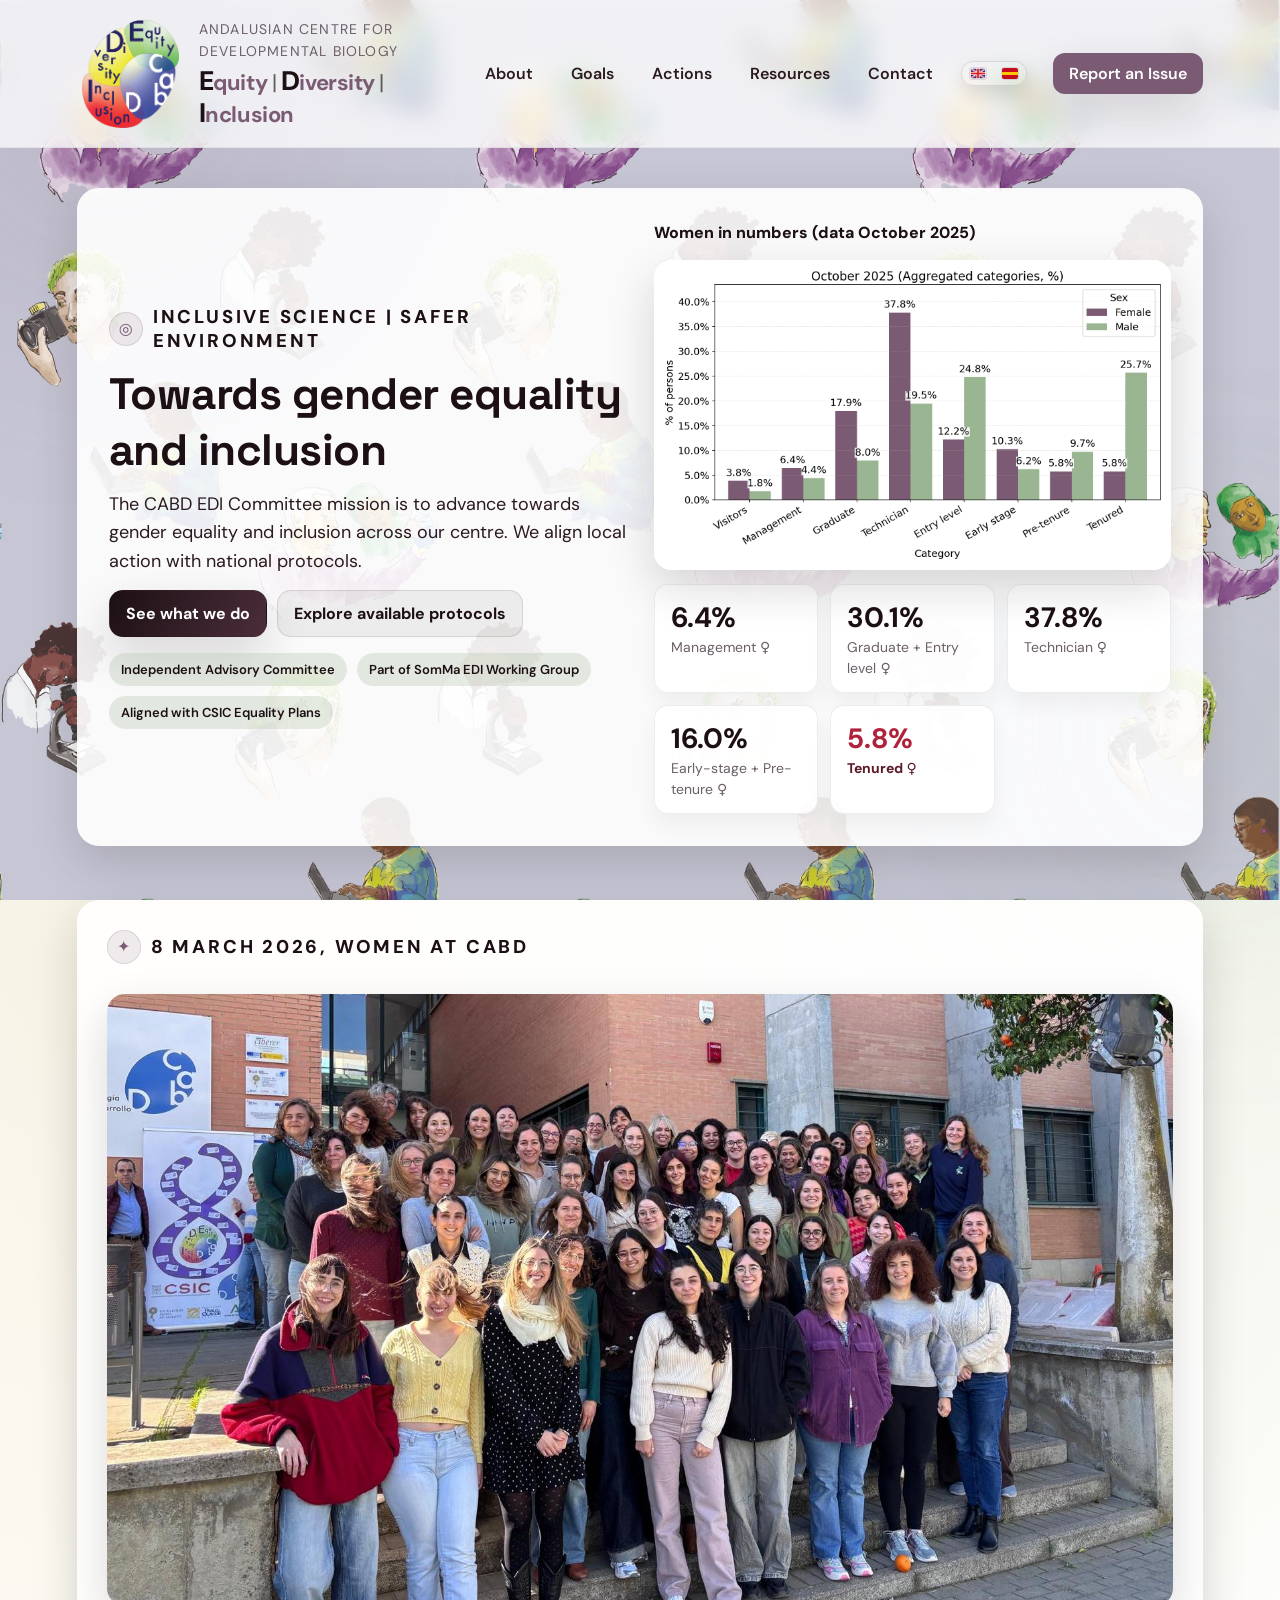
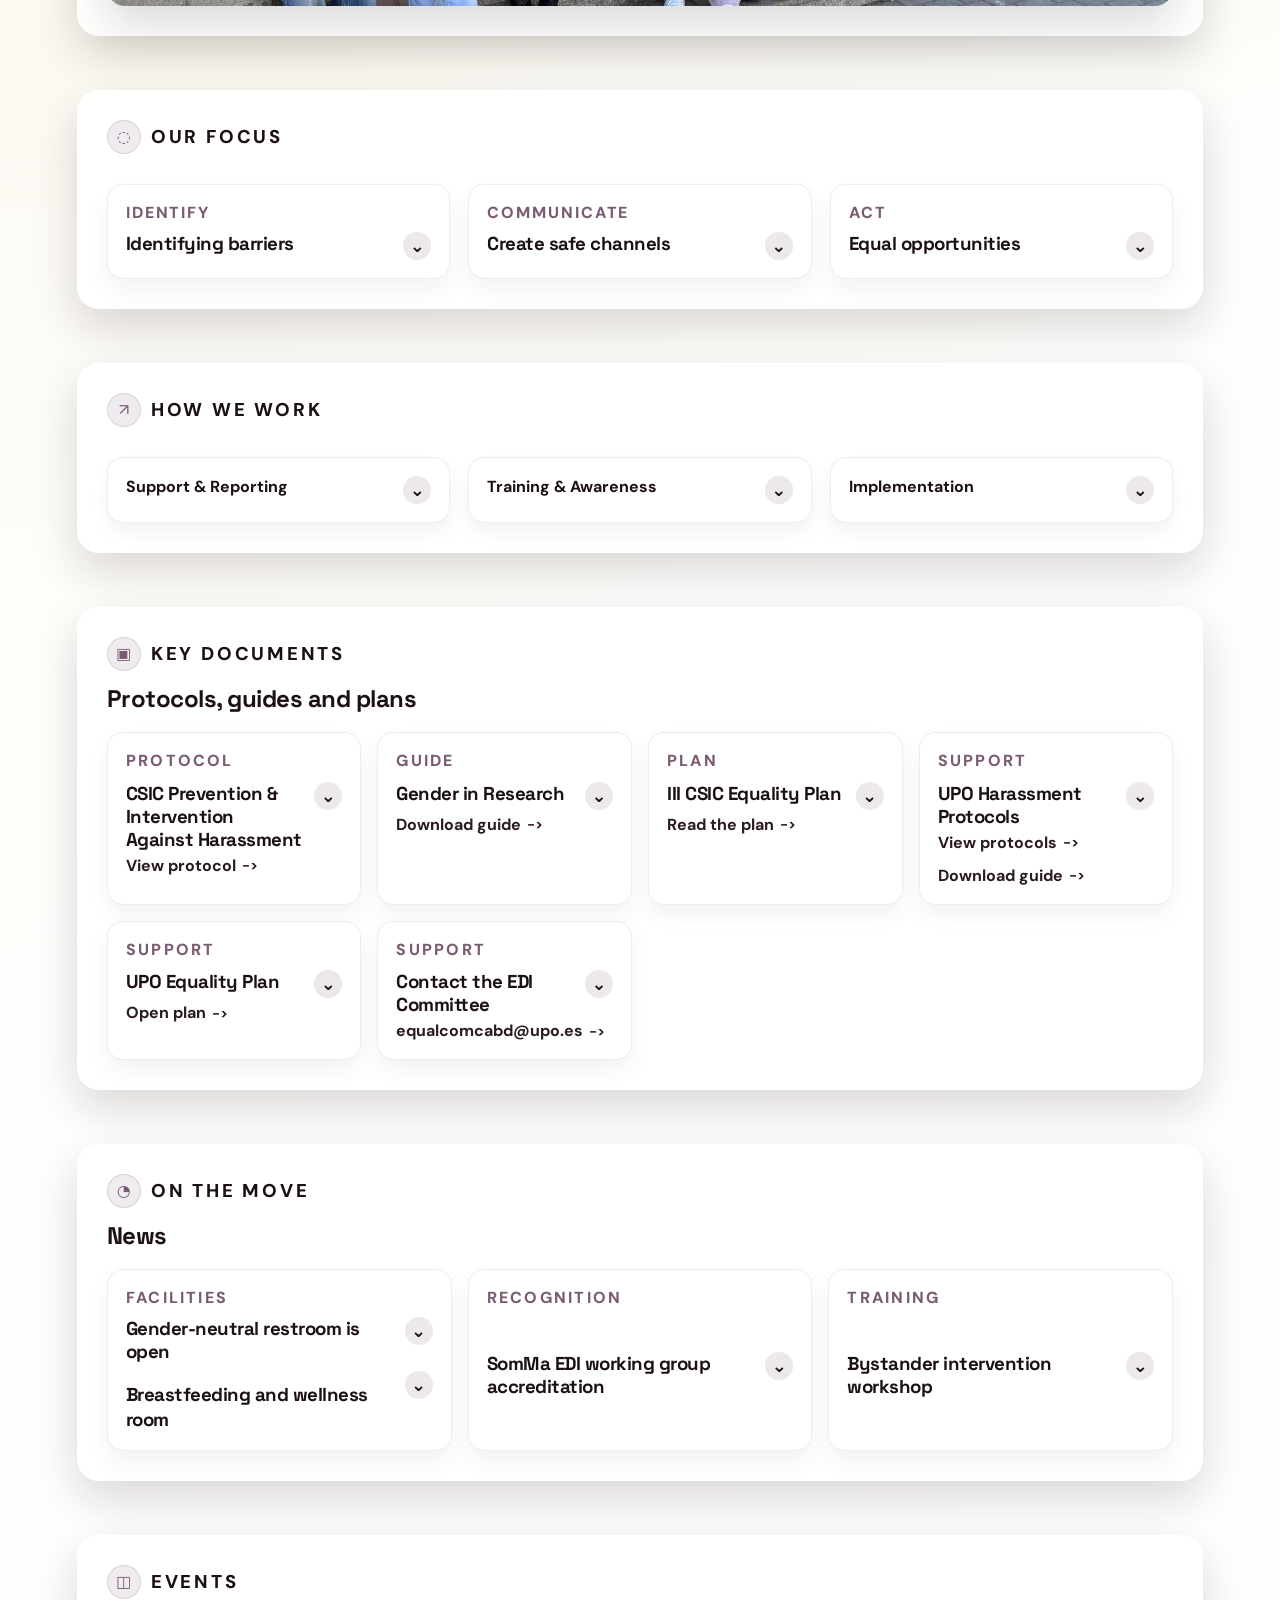
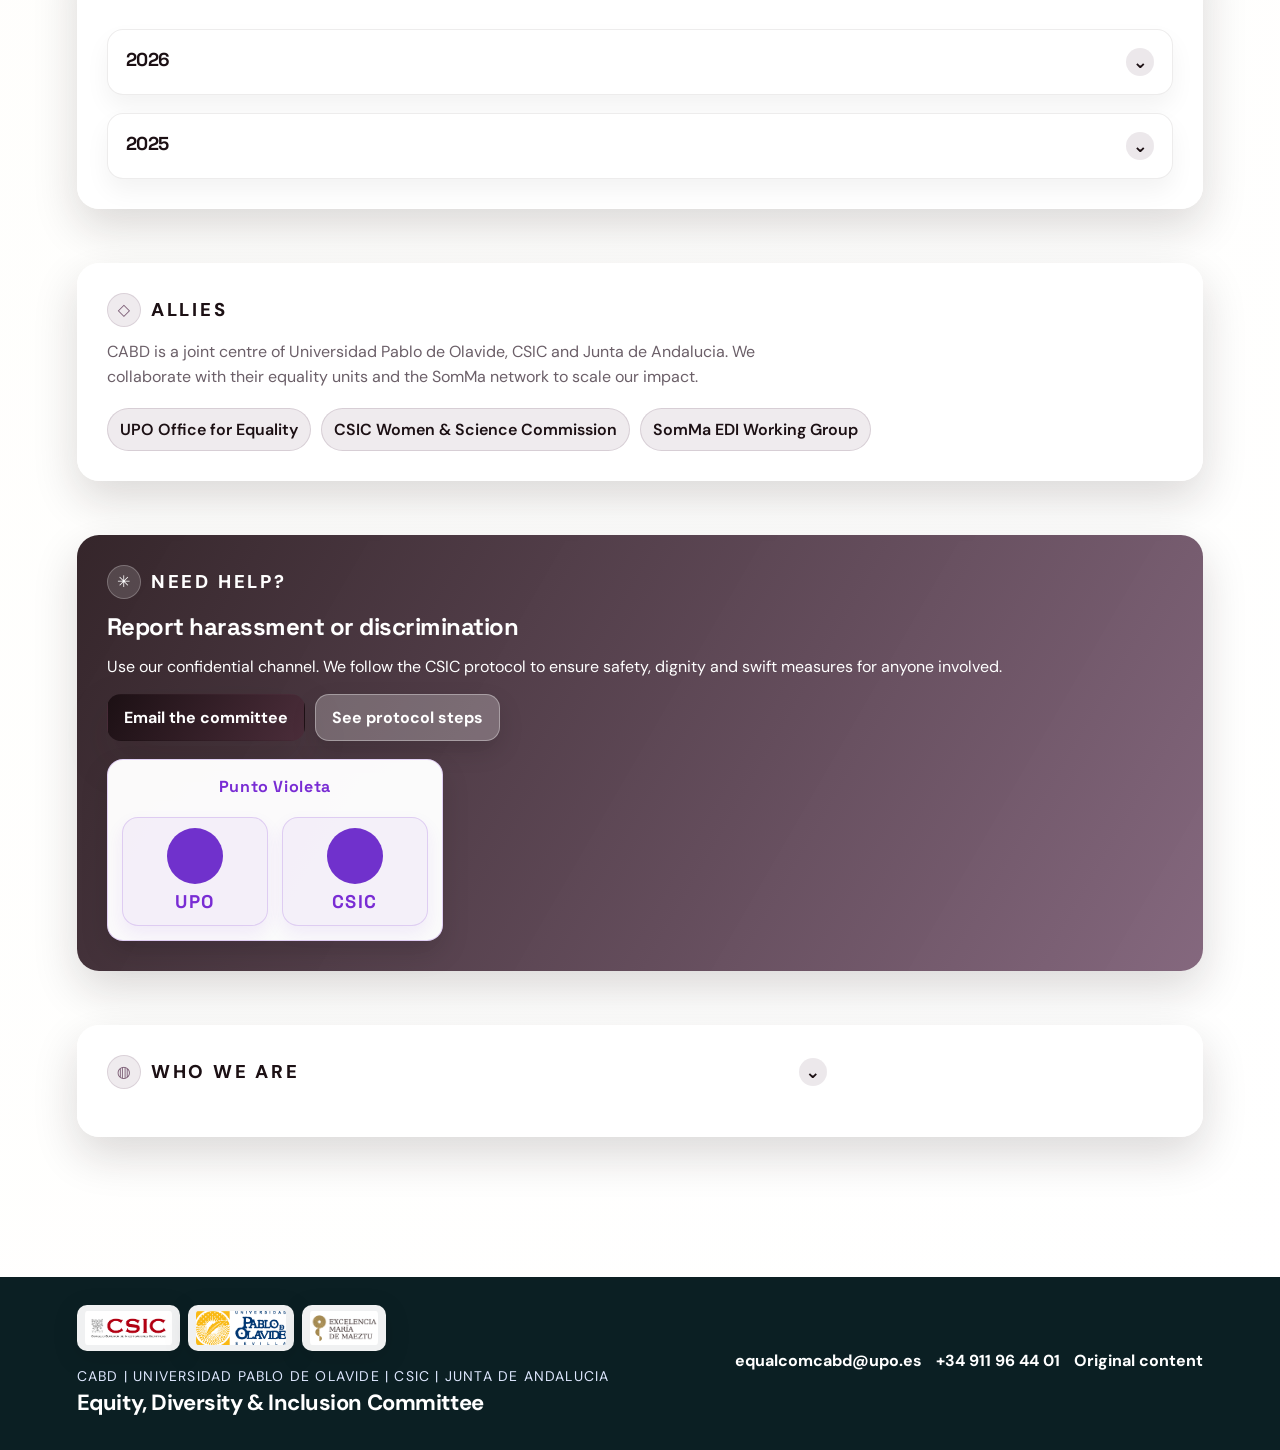
<file: index.html>
<!DOCTYPE html>
<html lang="en">
<head>
  <meta charset="UTF-8">
  <meta name="viewport" content="width=device-width, initial-scale=1.0">
  <title>CABD | Equity, Diversity & Inclusion</title>
  <link rel="icon" href="favicon.ico">
  <link rel="icon" type="image/png" sizes="64x64" href="favicon.png">
  <link rel="shortcut icon" href="favicon.ico">
  <link rel="apple-touch-icon" href="apple-touch-icon.png">
  <link rel="preconnect" href="https://fonts.googleapis.com">
  <link rel="preconnect" href="https://fonts.gstatic.com" crossorigin>
  <link href="https://fonts.googleapis.com/css2?family=Space+Grotesk:wght@400;500;600;700&family=DM+Sans:wght@400;500;600&display=swap" rel="stylesheet">
  <link rel="stylesheet" href="styles.css">
  <script data-goatcounter="https://amrojasmendoza.goatcounter.com/count" data-goatcounter-settings='{"no_onload": true}' async src="https://gc.zgo.at/count.js"></script>
</head>
<body>
  <div class="bg-shape bg-shape--one"></div>
  <div class="bg-shape bg-shape--two"></div>

  <header class="topbar">
    <div class="brand">
      <img src="logos/EDI-logo-final.png" alt="CABD EDI" class="brand__logo">
      <a class="brand__link" href="https://www.cabd.es/en/" target="_blank" rel="noopener noreferrer">
        <p class="brand__kicker" data-i18n="brand-kicker">Andalusian Centre for Developmental Biology</p>
        <p class="brand__title" data-i18n="brand-title"><span class="brand__initial">E</span><span class="brand__rest">quity</span> <span class="brand__pipe">|</span> <span class="brand__initial">D</span><span class="brand__rest">iversity</span> <span class="brand__pipe">|</span> <span class="brand__initial">I</span><span class="brand__rest">nclusion</span></p>
      </a>
    </div>
    <nav class="nav">
      <a href="#about" data-i18n="nav-about">About</a>
      <a href="#goals" data-i18n="nav-goals">Goals</a>
      <a href="#actions" data-i18n="nav-actions">Actions</a>
      <a href="#resources" data-i18n="nav-resources">Resources</a>
      <a href="#report" data-i18n="nav-contact">Contact</a>
    </nav>
    <div class="lang-switch">
      <button type="button" class="lang-btn" data-lang="en" aria-pressed="true">
        <span class="flag flag-uk" aria-hidden="true"></span>
      </button>
      <button type="button" class="lang-btn" data-lang="es" aria-pressed="false">
        <span class="flag flag-es" aria-hidden="true"></span>
      </button>
    </div>
    <a class="cta" href="#report" data-i18n="cta-report">Report an Issue</a>
  </header>

  <main>
    <section class="hero" id="about">
      <div class="hero__content">
        <div class="section-heading">
          <span class="section-icon" aria-hidden="true">◎</span>
          <p class="eyebrow" data-i18n="hero-eyebrow">Inclusive Science | Safer environment</p>
        </div>
        <h1 data-i18n="hero-title">Towards gender equality and inclusion</h1>
        <p class="lede" data-i18n="hero-lede">The CABD EDI Committee mission is to advance towards gender equality and inclusion across our centre. We align local action with national protocols.</p>
        <div class="hero__cta">
          <a class="btn primary" href="#actions" data-i18n="hero-btn-actions">See what we do</a>
          <a class="btn ghost" href="#resources" data-i18n="hero-btn-resources">Explore available protocols</a>
        </div>
        <div class="pill-group">
          <span class="pill" data-i18n="pill-committee">Independent Advisory Committee</span>
          <span class="pill" data-i18n="pill-somma">Part of SomMa EDI Working Group</span>
          <span class="pill" data-i18n="pill-csic">Aligned with CSIC Equality Plans</span>
        </div>
      </div>
      <div class="hero__media">
        <p class="media-title" data-i18n="media-title">Women in numbers (data October 2025)</p>
        <div class="media-card">
          <img src="assets/plots/category_class_2_ana_aggregated_percentage.png" alt="Category distribution graphic">
        </div>
        <div class="stat-grid hero-stats">
          <div class="stat">
            <span class="stat__number">6.4%</span>
            <span class="stat__label" data-i18n="stat-admin-label">Management ♀</span>
          </div>
          <div class="stat">
            <span class="stat__number">30.1%</span>
            <span class="stat__label" data-i18n="stat-student-label">Graduate + Entry level ♀</span>
          </div>
          <div class="stat">
            <span class="stat__number">37.8%</span>
            <span class="stat__label" data-i18n="stat-tech-label">Technician ♀</span>
          </div>
          <div class="stat">
            <span class="stat__number">16.0%</span>
            <span class="stat__label" data-i18n="stat-early-label">Early-stage + Pre-tenure ♀</span>
          </div>
          <div class="stat stat--alert">
            <span class="stat__number">5.8%</span>
            <span class="stat__label" data-i18n="stat-tenured-label">Tenured ♀</span>
          </div>
        </div>
      </div>
    </section>

    <section class="panel" id="cabd-8m">
      <div class="panel__header">
        <div class="section-heading">
          <span class="section-icon" aria-hidden="true">✦</span>
          <p class="eyebrow" data-i18n="cabd-8m-eyebrow">8 March 2026, Women at CABD</p>
        </div>
      </div>
      <div class="media-card">
        <img src="media/cabd-8m.jpeg" alt="8M women at CABD">
      </div>
    </section>

    <section class="panel" id="goals">
      <div class="panel__header">
        <div class="section-heading">
          <span class="section-icon" aria-hidden="true">◌</span>
          <p class="eyebrow" data-i18n="goals-eyebrow">Our focus</p>
        </div>
      </div>
      <div class="cards cards--three">
        <article class="card">
          <p class="card__kicker" data-i18n="goal1-kicker">Identify</p>
          <div class="toggle-row">
            <h3 data-i18n="goal1-title">Identifying barriers</h3>
            <button type="button" class="box-toggle" aria-expanded="false">
              <span class="box-toggle__icon" aria-hidden="true">⌄</span>
            </button>
          </div>
          <div class="box-content" hidden>
            <p data-i18n="goal1-text"><strong>Diagnose</strong> inequality, diversity and inclusion issues specific to CABD to ensure responses address lived realities.</p>
          </div>
        </article>
        <article class="card">
          <p class="card__kicker" data-i18n="goal2-kicker">Communicate</p>
          <div class="toggle-row">
            <h3 data-i18n="goal2-title">Create safe channels</h3>
            <button type="button" class="box-toggle" aria-expanded="false">
              <span class="box-toggle__icon" aria-hidden="true">⌄</span>
            </button>
          </div>
          <div class="box-content" hidden>
            <p data-i18n="goal2-text">Maintain <strong>transparent pathways</strong> to report inequity and share our activities with the scientific community.</p>
          </div>
        </article>
        <article class="card">
          <p class="card__kicker" data-i18n="goal3-kicker">Act</p>
          <div class="toggle-row">
            <h3 data-i18n="goal3-title">Equal opportunities</h3>
            <button type="button" class="box-toggle" aria-expanded="false">
              <span class="box-toggle__icon" aria-hidden="true">⌄</span>
            </button>
          </div>
          <div class="box-content" hidden>
            <p data-i18n="goal3-text"><strong>Promote actions</strong> that secure fair access, inclusive culture and zero tolerance to harassment.</p>
          </div>
        </article>
      </div>
    </section>

    <section class="panel panel--split" id="actions">
      <div class="panel__header">
        <div class="section-heading">
          <span class="section-icon" aria-hidden="true">↗</span>
          <p class="eyebrow" data-i18n="actions-eyebrow">How we work</p>
        </div>
      </div>
      <div class="tracks">
        <div class="track">
          <div class="toggle-row">
            <div class="track__title" data-i18n="track1-title">Support & Reporting</div>
            <button type="button" class="box-toggle" aria-expanded="false">
              <span class="box-toggle__icon" aria-hidden="true">⌄</span>
            </button>
          </div>
          <div class="box-content" hidden>
            <ul>
              <li data-i18n="track1-li1">Confidential guidance for anyone facing discrimination or harassment.</li>
              <li data-i18n="track1-li2">Connect cases to the updated CSIC harassment protocol and campus resources.</li>
              <li data-i18n="track1-li3">Psychological support and follow-up through partner services.</li>
            </ul>
          </div>
        </div>
        <div class="track">
          <div class="toggle-row">
            <div class="track__title" data-i18n="track2-title">Training & Awareness</div>
            <button type="button" class="box-toggle" aria-expanded="false">
              <span class="box-toggle__icon" aria-hidden="true">⌄</span>
            </button>
          </div>
          <div class="box-content" hidden>
            <ul>
              <li data-i18n="track2-li1">Workshops on bias, inclusive leadership and bystander action.</li>
              <li data-i18n="track2-li2">Sessions on integrating sex/gender analysis into research design.</li>
              <li data-i18n="track2-li3">Annual events around 11F, 8M, Pride Month and Cultural Diversity Day.</li>
            </ul>
          </div>
        </div>
        <div class="track">
          <div class="toggle-row">
            <div class="track__title" data-i18n="track3-title">Implementation</div>
            <button type="button" class="box-toggle" aria-expanded="false">
              <span class="box-toggle__icon" aria-hidden="true">⌄</span>
            </button>
          </div>
          <div class="box-content" hidden>
            <ul>
              <li data-i18n="track3-li1">Monitor representation across career stages and publish dashboards.</li>
              <li data-i18n="track3-li2">Coordinate with UPO Equality Office, CSIC Women & Science Commission and SomMa EDI WG.</li>
              <li data-i18n="track3-li3">Align centre procedures with CSIC and national equality plans.</li>
            </ul>
          </div>
        </div>
      </div>
    </section>

    <section class="panel" id="resources">
      <div class="panel__header">
        <div class="section-heading">
          <span class="section-icon" aria-hidden="true">▣</span>
          <p class="eyebrow" data-i18n="resources-eyebrow">Key documents</p>
        </div>
        <h2 data-i18n="resources-title">Protocols, guides and plans</h2>
      </div>
      <div class="resource-grid">
        <article class="resource">
          <p class="resource__tag" data-i18n="res1-tag">Protocol</p>
          <div class="toggle-row">
            <h3 data-i18n="res1-title">CSIC Prevention & Intervention Against Harassment</h3>
            <button type="button" class="box-toggle" aria-expanded="false">
              <span class="box-toggle__icon" aria-hidden="true">⌄</span>
            </button>
          </div>
          <div class="box-content" hidden>
            <p data-i18n="res1-text">Latest protocol to ensure a safe, respectful workplace, including complaint pathways and precautionary measures.</p>
          </div>
          <a class="resource__link" data-i18n="res1-link" href="https://www.csic.es/index.php/en/csic/ciencia-en-igualdad/comision-de-mujeres-y-ciencia/equality-plans-and-protocols" target="_blank" rel="noreferrer">View protocol</a>
        </article>
        <article class="resource">
          <p class="resource__tag" data-i18n="res2-tag">Guide</p>
          <div class="toggle-row">
            <h3 data-i18n="res2-title">Gender in Research</h3>
            <button type="button" class="box-toggle" aria-expanded="false">
              <span class="box-toggle__icon" aria-hidden="true">⌄</span>
            </button>
          </div>
          <div class="box-content" hidden>
            <p data-i18n="res2-text">Practical guidance to integrate sex/gender perspectives into research proposals and projects.</p>
          </div>
          <a class="resource__link" data-i18n="res2-link" href="https://www.scienceeurope.org/media/ubbllodu/se_gender_practical-guide.pdf" target="_blank" rel="noreferrer">Download guide</a>
        </article>
        <article class="resource">
          <p class="resource__tag" data-i18n="res3-tag">Plan</p>
          <div class="toggle-row">
            <h3 data-i18n="res3-title">III CSIC Equality Plan</h3>
            <button type="button" class="box-toggle" aria-expanded="false">
              <span class="box-toggle__icon" aria-hidden="true">⌄</span>
            </button>
          </div>
          <div class="box-content" hidden>
            <p data-i18n="res3-text">Framework of measures for equal opportunities across CSIC centres, including CABD.</p>
          </div>
          <a class="resource__link" data-i18n="res3-link" href="https://www.csic.es/es/el-csic/ciencia-en-igualdad/comision-delegada-de-igualdad/planes-de-igualdad-del-csic" target="_blank" rel="noreferrer">Read the plan</a>
        </article>
        <article class="resource">
          <p class="resource__tag" data-i18n="res4-tag">Support</p>
          <div class="toggle-row">
            <h3 data-i18n="res4-title">UPO Harassment Protocols</h3>
            <button type="button" class="box-toggle" aria-expanded="false">
              <span class="box-toggle__icon" aria-hidden="true">⌄</span>
            </button>
          </div>
          <div class="box-content" hidden>
            <p data-i18n="res4-text">Official UPO protocols and guidance on harassment prevention, reporting channels and support measures.</p>
          </div>
          <div class="resource__links">
            <a class="resource__link" data-i18n="res4-link" href="https://www.upo.es/oficinaparalaigualdad/acoso-protocolos/" target="_blank" rel="noreferrer">View protocols</a>
            <a class="resource__link" data-i18n="res4-link-guide" href="https://www.upo.es/cms1/export/sites/upo/oficinaparalaigualdad/documentos/PDF_GUIA-PROT.pdf" target="_blank" rel="noreferrer">Download guide</a>
          </div>
        </article>
        <article class="resource">
          <p class="resource__tag" data-i18n="res5-tag">Support</p>
          <div class="toggle-row">
            <h3 data-i18n="res5-title">UPO Equality Plan</h3>
            <button type="button" class="box-toggle" aria-expanded="false">
              <span class="box-toggle__icon" aria-hidden="true">⌄</span>
            </button>
          </div>
          <div class="box-content" hidden>
            <p data-i18n="res5-text">Strategic equality plan from Universidad Pablo de Olavide with institutional measures, objectives and actions.</p>
          </div>
          <a class="resource__link" data-i18n="res5-link" href="assets/reports/Plan-Estrategico-Igualdad-UPO-2.pdf" target="_blank" rel="noreferrer">Open plan</a>
        </article>
        <article class="resource">
          <p class="resource__tag" data-i18n="res6-tag">Support</p>
          <div class="toggle-row">
            <h3 data-i18n="res6-title">Contact the EDI Committee</h3>
            <button type="button" class="box-toggle" aria-expanded="false">
              <span class="box-toggle__icon" aria-hidden="true">⌄</span>
            </button>
          </div>
          <div class="box-content" hidden>
            <p data-i18n="res6-text">Email the committee for confidential advice or to suggest actions that improve equity and inclusion.</p>
          </div>
          <a class="resource__link" href="mailto:equalcomcabd@upo.es">equalcomcabd@upo.es</a>
        </article>
      </div>
    </section>

    <section class="panel" id="updates">
      <div class="panel__header">
        <div class="section-heading">
          <span class="section-icon" aria-hidden="true">◔</span>
          <p class="eyebrow" data-i18n="updates-eyebrow">On the move</p>
        </div>
        <h2 data-i18n="updates-title">News</h2>
      </div>
      <div class="updates-grid">
        <article class="update-card">
          <p class="update-card__tag" data-i18n="update1-tag">Facilities</p>
          <div class="toggle-row">
            <h3 data-i18n="update1-title">Gender-neutral restroom is open</h3>
            <button type="button" class="box-toggle" aria-expanded="false">
              <span class="box-toggle__icon" aria-hidden="true">⌄</span>
            </button>
          </div>
          <div class="box-content" hidden>
            <p data-i18n="update1-text">A new inclusive WC is now open on the first floor to provide safe access for everyone.</p>
          </div>
          <div class="toggle-row">
            <h3 class="update-card__subhead" data-i18n="update1-extra-title">Breastfeeding and wellness room</h3>
            <button type="button" class="box-toggle" aria-expanded="false">
              <span class="box-toggle__icon" aria-hidden="true">⌄</span>
            </button>
          </div>
          <div class="box-content" hidden>
            <p data-i18n="update1-extra-text">A dedicated space for breast-feeding and/or wellness is available at CABD, located at the ground level.</p>
            <p class="update-card__date-inline" data-i18n="update1-date">15 Jan 2026</p>
          </div>
        </article>
        <article class="update-card">
          <p class="update-card__tag" data-i18n="update2-tag">Recognition</p>
          <div class="toggle-row">
            <h3 data-i18n="update2-title">SomMa EDI working group accreditation</h3>
            <button type="button" class="box-toggle" aria-expanded="false">
              <span class="box-toggle__icon" aria-hidden="true">⌄</span>
            </button>
          </div>
          <div class="box-content" hidden>
            <p data-i18n="update2-text">CABD participation in the SomMa EDI working group was renewed with commendation for training programs.</p>
            <p class="update-card__date-inline" data-i18n="update2-date">5 Dec 2025</p>
          </div>
        </article>
        <article class="update-card">
          <p class="update-card__tag" data-i18n="update3-tag">Training</p>
          <div class="toggle-row">
            <h3 data-i18n="update3-title">Bystander intervention workshop</h3>
            <button type="button" class="box-toggle" aria-expanded="false">
              <span class="box-toggle__icon" aria-hidden="true">⌄</span>
            </button>
          </div>
          <div class="box-content" hidden>
            <p data-i18n="update3-text">Hands-on session for staff and students on how to detect, prevent and report harassment situations.</p>
            <p class="update-card__date-inline" data-i18n="update3-date">20 Nov 2025</p>
          </div>
        </article>
      </div>
    </section>

    <section class="panel" id="events">
      <div class="panel__header">
        <div class="section-heading">
          <span class="section-icon" aria-hidden="true">◫</span>
          <p class="eyebrow" data-i18n="events-eyebrow">Events</p>
        </div>
      </div>
      <div class="event-years">
        <article class="event-year">
          <div class="toggle-row">
            <h3 class="event-year__title" data-i18n="events-2026-title">2026</h3>
            <button type="button" class="box-toggle" aria-expanded="false">
              <span class="box-toggle__icon" aria-hidden="true">⌄</span>
            </button>
          </div>
          <div class="box-content" hidden>
            <div class="event-list">
              <article class="event-item">
                <p class="event-item__tag" data-i18n="event-2026-2-tag">Workshop</p>
                <h4 class="event-item__title" data-i18n="event-2026-2-title">Science outreach workshop</h4>
                <p class="event-item__date" data-i18n="event-2026-2-date"><strong>Date:</strong> 9 April 2026</p>
                <p data-i18n="event-2026-2-context"><strong>Context:</strong> FEVIDA is the university diploma in training for employment and independent living for people with intellectual disabilities at Universidad Pablo de Olavide in Seville.</p>
                <p data-i18n="event-2026-2-place"><strong>Location:</strong> CABD</p>
                <p data-i18n="event-2026-2-speaker"><strong>Speakers:</strong> Ana F. Miñán, Ana Bastos Neto, Sol Sotillos, José M. Urbano, Macarena López, Ariadna Crespo, Javier Valle, Mariví Cascajo.</p>
                <p data-i18n="event-2026-2-goal"><strong>Objective:</strong> Foster the integration of diverse groups, especially those that science does not usually reach.</p>
                <a class="resource__link resource__link--video" href="activities/2026/actividad.5-videoFevida.mp4" target="_blank" rel="noreferrer" data-i18n="event-2026-2-link">Watch video</a>
              </article>
              <article class="event-item">
                <p class="event-item__tag" data-i18n="event-2026-1-tag">Talk / Workshop</p>
                <h4 class="event-item__title" data-i18n="event-2026-1-title">Without equality, it is not science</h4>
                <p class="event-item__date" data-i18n="event-2026-1-date"><strong>Date:</strong> 6 March 2026</p>
                <p data-i18n="event-2026-1-context"><strong>Context:</strong> 8M</p>
                <p data-i18n="event-2026-1-place"><strong>Location:</strong> Rosalind Franklin Auditorium, CABD</p>
                <p data-i18n="event-2026-1-speaker"><strong>Speaker:</strong> Reyes Pueyo García</p>
                <p data-i18n="event-2026-1-goal"><strong>Objective:</strong> Raise awareness among researchers about the need to identify our biases.</p>
                <a class="resource__link" href="activities/2026/actividad.4-Cartel%208M%202026.pdf" target="_blank" rel="noreferrer" data-i18n="event-2026-1-link">View poster</a>
              </article>
            </div>
          </div>
        </article>
        <article class="event-year">
          <div class="toggle-row">
            <h3 class="event-year__title" data-i18n="events-2025-title">2025</h3>
            <button type="button" class="box-toggle" aria-expanded="false">
              <span class="box-toggle__icon" aria-hidden="true">⌄</span>
            </button>
          </div>
          <div class="box-content" hidden>
            <div class="event-list">
              <article class="event-item">
                <p class="event-item__tag" data-i18n="event-2025-4-tag">Talk / Workshop</p>
                <h4 class="event-item__title" data-i18n="event-2025-4-title">Changing images to change the world</h4>
                <p data-i18n="event-2025-4-context"><strong>Context:</strong> CABD Christmas event</p>
                <p class="event-item__date" data-i18n="event-2025-4-date"><strong>Date:</strong> 12 December 2025</p>
                <p data-i18n="event-2025-4-place"><strong>Location:</strong> Rosalind Franklin Auditorium, CABD</p>
                <p data-i18n="event-2025-4-speaker"><strong>Speaker:</strong> Yolanda Domínguez</p>
                <p data-i18n="event-2025-4-goal"><strong>Objective:</strong> Show how the images we see every day shape the way we view the world and how that affects sex-based social inequalities.</p>
                <div class="resource__links">
                  <a class="resource__link" href="activities/2025/actividad.3-Cartel%20Yolanda%20Dominguez.pdf" target="_blank" rel="noreferrer" data-i18n="event-2025-4-link">View poster</a>
                  <a class="resource__link" href="https://yolandadominguez.com/portfolio/cambiar-las-imagenes/" target="_blank" rel="noreferrer" data-i18n="event-2025-4-speaker-link">Speaker website</a>
                </div>
              </article>
              <article class="event-item">
                <p class="event-item__tag" data-i18n="event-2025-3-tag">Talk</p>
                <h4 class="event-item__title" data-i18n="event-2025-3-title">The power of what we do not see in violence</h4>
                <p data-i18n="event-2025-3-context"><strong>Context:</strong> 25N</p>
                <p class="event-item__date" data-i18n="event-2025-3-date"><strong>Date:</strong> 26 November 2025</p>
                <p data-i18n="event-2025-3-place"><strong>Location:</strong> Rosalind Franklin Auditorium, CABD</p>
                <p data-i18n="event-2025-3-speaker"><strong>Speaker:</strong> Reyes Pueyo</p>
                <p data-i18n="event-2025-3-goal"><strong>Objective:</strong> Present the CSIC protocol against sexual harassment, explain how to act and make visible different types of sexual harassment.</p>
              </article>
              <article class="event-item">
                <p class="event-item__tag" data-i18n="event-2025-2-tag">Talk</p>
                <h4 class="event-item__title" data-i18n="event-2025-2-title">Presentation of the UPO Protocol against sexual harassment</h4>
                <p data-i18n="event-2025-2-context"><strong>Context:</strong> 25N</p>
                <p class="event-item__date" data-i18n="event-2025-2-date"><strong>Date:</strong> 19 November 2025</p>
                <p data-i18n="event-2025-2-place"><strong>Location:</strong> Rosalind Franklin Auditorium, CABD</p>
                <p data-i18n="event-2025-2-speaker"><strong>Speaker:</strong> Candelaria Terceño Solozano</p>
                <p data-i18n="event-2025-2-goal"><strong>Objective:</strong> Present the UPO protocol against sexual harassment and introduce the UPO Equality Committee, its location, staff and contact methods.</p>
                <a class="resource__link" href="activities/2025/actividad.1-Cartel%2025N%20difusio%CC%81n.pdf" target="_blank" rel="noreferrer" data-i18n="event-2025-2-link">View poster</a>
              </article>
              <article class="event-item">
                <p class="event-item__tag" data-i18n="event-2025-1-tag">Meeting</p>
                <h4 class="event-item__title" data-i18n="event-2025-1-title">First meeting of the Equality Committees of Seville</h4>
                <p class="event-item__date" data-i18n="event-2025-1-date"><strong>Date:</strong> 30 October 2025</p>
                <p data-i18n="event-2025-1-place"><strong>Location:</strong> Rosalind Franklin Auditorium, CABD</p>
                <p data-i18n="event-2025-1-speaker"><strong>Speakers:</strong> Committees</p>
                <p data-i18n="event-2025-1-goal"><strong>Objective:</strong> Build synergies.</p>
                <a class="resource__link" href="activities/2025/actividad.0-cartel%201er%20encuentro%20CI%20Sevilla.pdf" target="_blank" rel="noreferrer" data-i18n="event-2025-1-link">View poster</a>
              </article>
            </div>
          </div>
        </article>
      </div>
    </section>

    <section class="panel" id="network">
      <div class="panel__header">
        <div class="section-heading">
          <span class="section-icon" aria-hidden="true">◇</span>
          <p class="eyebrow" data-i18n="network-eyebrow">Allies</p>
        </div>
        <p data-i18n="network-text">CABD is a joint centre of Universidad Pablo de Olavide, CSIC and Junta de Andalucia. We collaborate with their equality units and the SomMa network to scale our impact.</p>
      </div>
      <div class="chips">
        <a class="chip-link" href="https://www.upo.es/oficinaparalaigualdad/" target="_blank" rel="noreferrer" data-i18n="chip-upo">UPO Office for Equality</a>
        <a class="chip-link" href="https://www.csic.es/es/el-csic/ciencia-en-igualdad/comision-de-mujeres-y-ciencia" target="_blank" rel="noreferrer" data-i18n="chip-csic">CSIC Women & Science Commission</a>
        <a class="chip-link" href="https://somma.es/tag/wg-edi/" target="_blank" rel="noreferrer" data-i18n="chip-somma">SomMa EDI Working Group</a>
      </div>
    </section>

    <section class="panel panel--contrast" id="report">
      <div class="report">
        <div>
          <div class="section-heading">
            <span class="section-icon" aria-hidden="true">✳</span>
            <p class="eyebrow" data-i18n="report-eyebrow">Need help?</p>
          </div>
          <h2 data-i18n="report-title">Report harassment or discrimination</h2>
          <p data-i18n="report-text">Use our confidential channel. We follow the CSIC protocol to ensure safety, dignity and swift measures for anyone involved.</p>
          <div class="hero__cta">
            <a class="btn primary" href="mailto:equalcomcabd@upo.es" data-i18n="report-btn-email">Email the committee</a>
            <a class="btn ghost" href="https://www.csic.es/en/csic/gender-equality-science/delegate-committee-for-equality/protocol-against-sexual-harassment" target="_blank" rel="noreferrer" data-i18n="report-btn-protocol">See protocol steps</a>
          </div>
          <div class="report__meta report__points">
            <p class="report__points-title">Punto Violeta</p>
            <a class="violet-point" href="mailto:violenciagenero@upo.es">
              <span class="violet-point__icon">
                <img class="violet-point__image" src="media/violet.point.png" alt="Violet point UPO">
              </span>
              <span class="violet-point__label">UPO</span>
            </a>
            <a class="violet-point" href="mailto:protocolo.acoso@csic.es">
              <span class="violet-point__icon">
                <img class="violet-point__image" src="media/violet.point.png" alt="Violet point CSIC">
              </span>
              <span class="violet-point__label">CSIC</span>
            </a>
          </div>
        </div>
      </div>
    </section>
    <section class="panel" id="committee">
      <div class="panel__header">
        <div class="toggle-row toggle-row--panel">
          <div class="section-heading">
            <span class="section-icon" aria-hidden="true">◍</span>
            <p class="eyebrow" data-i18n="committee-eyebrow">Who we are</p>
          </div>
          <button type="button" class="box-toggle" aria-expanded="false">
            <span class="box-toggle__icon" aria-hidden="true">⌄</span>
          </button>
        </div>
      </div>
      <div class="box-content" hidden>
        <div class="committee-avatars">
          <div class="member-chip">
            <img class="member-avatar" src="members/marta_artal.jpg" alt="Marta Artal">
            <a class="member-name" href="mailto:martsan@upo.es" data-i18n="member1-name">Marta Artal</a>
          </div>
          <div class="member-chip">
            <img class="member-avatar" src="members/sol_sotillos.jpg" alt="Sol Sotillos">
            <a class="member-name" href="mailto:ssotmar@upo.es" data-i18n="member2-name">Sol Sotillos</a>
          </div>
          <div class="member-chip">
            <img class="member-avatar" src="members/pablo_mier.jpg" alt="Pablo Mier">
            <a class="member-name" href="mailto:pmiemun@upo.es" data-i18n="member3-name">Pablo Mier</a>
          </div>
          <div class="member-chip">
            <img class="member-avatar" src="members/ana_rojas.jpg" alt="Ana M. Rojas">
            <a class="member-name" href="mailto:a.rojas.m@csic.es" data-i18n="member4-name">Ana M. Rojas</a>
          </div>
          <div class="member-chip">
            <img class="member-avatar" src="members/ananeto.jpg" alt="Ana Bastos Neto">
            <a class="member-name" href="mailto:abasnet@upo.es" data-i18n="member5-name">Ana Bastos Neto</a>
          </div>
          <div class="member-chip">
            <img class="member-avatar" src="members/Juan_Tenorio.jpg" alt="Juan Tenorio">
            <a class="member-name" href="mailto:jtenmor@admon.upo.es" data-i18n="member6-name">Juan Tenorio</a>
          </div>
          <div class="member-chip">
            <img class="member-avatar" src="members/marivi.jpeg" alt="Marivi Cascajo">
            <a class="member-name" href="mailto:mvcasalm@upo.es" data-i18n="member7-name">Marivi Cascajo</a>
          </div>
          <div class="member-chip">
            <img class="member-avatar" src="members/anai.png" alt="Ana Isabel Platero">
            <a class="member-name" href="mailto:aiplagom@upo.es" data-i18n="member8-name">Ana Isabel Platero</a>
          </div>
        </div>
      </div>
  </section>
  </main>
  <footer class="footer" id="contact">
    <div class="footer-left">
      <div class="footer-logos">
        <img src="logos/csic-logo.jpg" alt="CSIC logo">
        <img src="logos/upo-logo.jpg" alt="Universidad Pablo de Olavide logo">
        <img src="logos/mdm-logo.jpg" alt="Maria de Maeztu seal">
      </div>
      <div>
        <p class="brand__kicker" data-i18n="footer-kicker">CABD | Universidad Pablo de Olavide | CSIC | Junta de Andalucia</p>
        <p class="brand__title" data-i18n="footer-title">Equity, Diversity & Inclusion Committee</p>
      </div>
    </div>
    <div class="footer__links">
      <a href="mailto:equalcomcabd@upo.es">equalcomcabd@upo.es</a>
      <a href="tel:+34911964401">+34 911 96 44 01</a>
      <a href="https://www.cabd.es/en/pages/167/equity-diversity-inclusion.html" target="_blank" rel="noreferrer">Original content</a>
    </div>
  </footer>
  <script>
    const translations = {
      es: {
        "brand-kicker": "Centro Andaluz de Biología del Desarrollo",
        "brand-title": "Equidad | Diversidad | Inclusión",
        "nav-about": "Quiénes somos",
        "nav-goals": "Objetivos",
        "nav-actions": "Acciones",
        "nav-resources": "Recursos",
        "nav-contact": "Contacto",
        "cta-report": "Reportar un caso",
        "hero-eyebrow": "Ciencia inclusiva | Entorno seguro",
        "hero-title": "Hacia la igualdad de género y la inclusión",
        "hero-lede": "La misión del Comité EDI del CABD es avanzar hacia la igualdad de género y la inclusión en nuestro centro. Alineamos la acción local con los protocolos nacionales.",
        "hero-btn-actions": "Ver nuestras acciones",
        "hero-btn-resources": "Explorar protocolos disponibles",
        "cabd-8m-eyebrow": "8 DE MARZO DE 2026.",
        "pill-committee": "Comité asesor independiente",
        "pill-somma": "Miembro del grupo EDI de SomMa",
        "pill-csic": "Alineado con los planes de igualdad del CSIC",
        "stat-admin": "Personal administrativo y técnico son mujeres",
        "stat-predoc": "Personal predoctoral",
        "stat-postdoc": "Postdocs y personal senior",
        "stat-pi": "Investigadoras/es principales",
        "goals-eyebrow": "Nuestro enfoque",
        "goals-title": "Tres objetivos guía",
        "goals-text": "Identificamos desigualdades, comunicamos con claridad y promovemos acciones que garanticen la igualdad de oportunidades sin distinción de género, raza, ideología, edad, orientación o religión.",
        "goal1-kicker": "Identificar",
        "goal1-title": "Detectando barreras",
        "goal1-text": "<strong>Diagnosticar</strong> los problemas de desigualdad, diversidad e inclusión específicos del CABD para que las respuestas atiendan a las realidades vividas.",
        "goal2-kicker": "Comunicar",
        "goal2-title": "Crear canales seguros",
        "goal2-text": "Mantener <strong>vías transparentes</strong> para denunciar desigualdades y compartir nuestras actividades con la comunidad científica.",
        "goal3-kicker": "Actuar",
        "goal3-title": "Igualdad de oportunidades",
        "goal3-text": "<strong>Promover acciones</strong> que aseguren acceso justo, cultura inclusiva y tolerancia cero al acoso.",
        "toggle-open": "Leer más",
        "toggle-close": "Ocultar",
        "actions-eyebrow": "Cómo trabajamos",
        "actions-title": "De la política a la práctica",
        "actions-text": "Organizamos el trabajo en líneas visibles y accionables.",
        "track1-title": "Apoyo y denuncias",
        "track1-li1": "Asesoramiento confidencial para quien sufra discriminación o acoso.",
        "track1-li2": "Vinculamos los casos al protocolo actualizado del CSIC y a los recursos del campus.",
        "track1-li3": "Apoyo psicológico y seguimiento mediante servicios colaboradores.",
        "track2-title": "Formación y sensibilización",
        "track2-li1": "Talleres sobre sesgos, liderazgo inclusivo y actuación como testigo.",
        "track2-li2": "Sesiones sobre cómo integrar la perspectiva de sexo/género en el diseño de la investigación.",
        "track2-li3": "Eventos anuales en torno al 11F, 8M, Mes del Orgullo y Día de la Diversidad Cultural.",
        "track3-title": "Implementación",
        "track3-li1": "Seguimiento de la representación por etapas profesionales y publicación de paneles.",
        "track3-li2": "Coordinación con la Oficina de Igualdad de la UPO, la Comisión de Mujeres y Ciencia del CSIC y el grupo EDI de SomMa.",
        "track3-li3": "Alineamos los procedimientos del centro con los planes de igualdad del CSIC y nacionales.",
        "resources-eyebrow": "Documentos clave",
        "resources-title": "Protocolos, guías y planes",
        "resources-text": "Consulta estos recursos para conocer tus derechos y los procesos que te protegen.",
        "res1-tag": "Protocolo",
        "res1-title": "Protocolo CSIC de prevención e intervención frente al acoso",
        "res1-text": "Última versión para garantizar un entorno seguro y respetuoso, con canales de denuncia y medidas cautelares.",
        "res1-link": "Ver protocolo",
        "res2-tag": "Guía",
        "res2-title": "Género en la investigación",
        "res2-text": "Guía práctica para integrar la perspectiva de sexo/género en proyectos y propuestas.",
        "res2-link": "Descargar guía",
        "res3-tag": "Plan",
        "res3-title": "III Plan de Igualdad del CSIC",
        "res3-text": "Marco de medidas de igualdad de oportunidades en los centros del CSIC, incluido el CABD.",
        "res3-link": "Leer el plan",
        "res4-tag": "Protocolo",
        "res4-title": "Protocolos de acoso de la UPO",
        "res4-text": "Protocolos oficiales y guía de la UPO sobre prevención del acoso, canales de denuncia y medidas de apoyo.",
        "res4-link": "Ver protocolos",
        "res4-link-guide": "Descargar guía",
        "res5-tag": "Plan",
        "res5-title": "Plan de Igualdad de la UPO",
        "res5-text": "Plan estratégico de igualdad de la Universidad Pablo de Olavide con medidas, objetivos y acciones institucionales.",
        "res5-link": "Abrir plan",
        "res6-tag": "Apoyo",
        "res6-title": "Contacta con el Comité EDI",
        "res6-text": "Escríbenos para recibir asesoramiento confidencial o proponer acciones que mejoren la equidad y la inclusión.",
        "updates-eyebrow": "En marcha",
        "updates-title": "Noticias",
        "events-eyebrow": "Eventos",
        "events-title": "Actividades por año",
        "events-2026-title": "2026",
        "events-2025-title": "2025",
        "event-2026-1-tag": "Charla / Taller",
        "event-2026-1-title": "Sin igualdad no es ciencia",
        "event-2026-1-date": "Fecha: 6 de marzo de 2026",
        "event-2026-1-context": "Contexto: 8M",
        "event-2026-1-place": "Lugar: Auditorio Rosalind Franklin del CABD",
        "event-2026-1-speaker": "Ponente: Reyes Pueyo García",
        "event-2026-1-goal": "Objetivo: Concienciar a los investigadores e investigadoras sobre la necesidad de identificar nuestros sesgos.",
        "event-2026-1-link": "Ver cartel",
        "event-2026-2-tag": "Taller",
        "event-2026-2-title": "Taller de divulgación",
        "event-2026-2-date": "Fecha: 9 de abril de 2026",
        "event-2026-2-context": "Contexto: FEVIDA es el Diploma Universitario en Formación para el empleo y la vida autónoma para personas con discapacidad intelectual de la Universidad Pablo de Olavide, de Sevilla.",
        "event-2026-2-place": "Lugar: CABD",
        "event-2026-2-speaker": "Ponentes: Ana F. Miñán, Ana Bastos Neto, Sol Sotillos, José M. Urbano, Macarena López, Ariadna Crespo, Javier Valle, Mariví Cascajo.",
        "event-2026-2-goal": "Objetivo: Favorecer la integración de colectivos diversos, especialmente aquellos a los que la ciencia no suele llegar.",
        "event-2026-2-link": "Ver vídeo",
        "event-2025-1-tag": "Reunión",
        "event-2025-1-title": "Primer encuentro de los Comités de Igualdad de Sevilla",
        "event-2025-1-date": "Fecha: 30 de Octubre de 2025",
        "event-2025-1-place": "Lugar: Auditorio Rosalind Franklin del CABD",
        "event-2025-1-speaker": "Ponentes: Comités",
        "event-2025-1-goal": "Objetivo: Establecimiento de sinergias.",
        "event-2025-1-link": "Ver cartel",
        "event-2025-2-tag": "Charla",
        "event-2025-2-title": "Presentación del Protocolo contra el acoso sexual de la UPO",
        "event-2025-2-context": "Contexto: 25N",
        "event-2025-2-date": "Fecha: 19 de noviembre de 2025",
        "event-2025-2-place": "Lugar: Auditorio Rosalind Franklin del CABD",
        "event-2025-2-speaker": "Ponente: Candelaria Terceño Solozano",
        "event-2025-2-goal": "Objetivo: Dar a conocer el protocolo de acoso sexual de la UPO y presentar la comisión de igualdad de la UPO, su localización, personal y modo de contacto.",
        "event-2025-2-link": "Ver cartel",
        "event-2025-3-tag": "Charla",
        "event-2025-3-title": "El poder de lo que no vemos en la violencia",
        "event-2025-3-context": "Contexto: 25N",
        "event-2025-3-date": "Fecha: 26 de noviembre de 2025",
        "event-2025-3-place": "Lugar: Auditorio Rosalind Franklin del CABD",
        "event-2025-3-speaker": "Ponente: Reyes Pueyo",
        "event-2025-3-goal": "Objetivo: Dar a conocer el protocolo de acoso sexual del CSIC, el modo de actuación y contacto, y visibilizar diferentes tipos de acoso sexual.",
        "event-2025-4-tag": "Charla / Taller",
        "event-2025-4-title": "Cambiar las imágenes para cambiar el mundo",
        "event-2025-4-context": "Contexto: Jornadas de Navidad del CABD",
        "event-2025-4-date": "Fecha: 12 de diciembre de 2025",
        "event-2025-4-place": "Lugar: Auditorio Rosalind Franklin del CABD",
        "event-2025-4-speaker": "Ponente: Yolanda Domínguez",
        "event-2025-4-goal": "Objetivo: Mostrar cómo las imágenes de nuestro día a día condicionan nuestra manera de ver el mundo y cómo ello afecta a las desigualdades sociales por razón de sexo.",
        "event-2025-4-link": "Ver cartel",
        "event-2025-4-speaker-link": "Web de la ponente",
        "update1-tag": "Infraestructura",
        "update1-title": "El aseo inclusivo ya está abierto",
        "update1-text": "Ya está abierto un nuevo WC inclusivo en la primera planta para ofrecer un acceso seguro a todas las personas.",
        "update1-extra-title": "Sala de lactancia y bienestar",
        "update1-extra-text": "En el CABD hay disponible un espacio dedicado a la lactancia y/o al bienestar, situado en la planta baja.",
        "update1-date": "15 Ene 2026",
        "update2-tag": "Reconocimiento",
        "update2-title": "Acreditación del grupo EDI de SomMa",
        "update2-text": "Se renovó la participación del CABD en el grupo EDI de SomMa con felicitación por los programas de formación.",
        "update2-date": "5 Dic 2025",
        "update3-tag": "Formación",
        "update3-title": "Taller de intervención como testigo",
        "update3-text": "Sesión práctica para personal y estudiantado sobre detectar, prevenir y denunciar situaciones de acoso.",
        "update3-date": "20 Nov 2025",
        "committee-eyebrow": "Quiénes somos",
        "committee-title": "Comité EDI",
        "committee-text": "Conoce a quienes coordinan la equidad, diversidad e inclusión en el CABD.",
        "member1-name": "Marta Artal",
        "member2-name": "Sol Sotillos",
        "member3-name": "Pablo Mier",
        "member4-name": "Ana M. Rojas",
        "member5-name": "Ana Bastos Neto",
        "member6-name": "Juan Tenorio",
        "member7-name": "Marivi Cascajo",
        "network-eyebrow": "Alianzas",
        "network-title": "Actuamos en conjunto",
        "network-text": "El CABD es un centro mixto de la Universidad Pablo de Olavide, el CSIC y la Junta de Andalucía. Colaboramos con sus unidades de igualdad y con la red SomMa para ampliar nuestro impacto.",
        "chip-upo": "Oficina de Igualdad UPO",
        "chip-csic": "Comisión de Mujeres y Ciencia del CSIC",
        "chip-somma": "Grupo de EDI de SomMa",
        "chip-mdm": "Programa María de Maeztu",
        "report-eyebrow": "¿Necesitas ayuda?",
        "report-title": "Denuncia acoso o discriminación",
        "report-text": "Usa nuestro canal confidencial. Aplicamos el protocolo del CSIC para garantizar seguridad, dignidad y rapidez para todas las partes.",
        "report-btn-email": "Escribir al comité",
        "report-btn-protocol": "Ver pasos del protocolo",
        "meta1": "Gestión confidencial y respetuosa",
        "meta2": "Aplica a personal, estudiantado y colaboradores",
        "meta3": "Apoyo psicológico 24/7 vía servicios del CSIC",
        "footer-kicker": "CABD | Universidad Pablo de Olavide | CSIC | Junta de Andalucía",
        "footer-title": "Comité de Equidad, Diversidad e Inclusión",
        "media-title": "Mujeres en cifras (datos de octubre de 2025)",
        "stat-admin-label": "Administración ♀",
        "stat-student-label": "Grado + Entry level ♀",
        "stat-tech-label": "Técnico ♀",
        "stat-early-label": "Carrera temprana + Pre-tenure ♀",
        "stat-tenured-label": "Carrera estabilizada ♀"
      }
    };

    const originals = {};
    document.querySelectorAll('[data-i18n]').forEach(el => {
      originals[el.dataset.i18n] = el.textContent;
    });

    function setLang(lang) {
      const isEs = lang === 'es';
      document.documentElement.lang = lang;
      document.body.classList.toggle('lang-es', isEs);
      document.querySelectorAll('.lang-btn').forEach(btn => {
        btn.setAttribute('aria-pressed', btn.dataset.lang === lang ? 'true' : 'false');
      });
      const dict = isEs ? translations.es : originals;
      const richTextKeys = new Set(['brand-title', 'goal1-text', 'goal2-text', 'goal3-text']);
      document.querySelectorAll('[data-i18n]').forEach(el => {
        const key = el.dataset.i18n;
        if (dict[key]) {
          if (key === 'brand-title') {
            const words = dict[key].split('|').map(part => part.trim());
            el.innerHTML = words.map(word => {
              const initial = word.charAt(0);
              const rest = word.slice(1);
              return `<span class="brand__initial">${initial}</span><span class="brand__rest">${rest}</span>`;
            }).join(' <span class="brand__pipe">|</span> ');
          } else if (richTextKeys.has(key)) {
            el.innerHTML = dict[key];
          } else {
            el.textContent = dict[key];
          }
        }
      });
      document.querySelectorAll('.box-toggle').forEach(button => {
        const expanded = button.getAttribute('aria-expanded') === 'true';
        button.setAttribute(
          'aria-label',
          expanded
            ? (isEs ? translations.es['toggle-close'] : 'Hide')
            : (isEs ? translations.es['toggle-open'] : 'Read more')
        );
      });
      localStorage.setItem('lang', lang);
    }

    document.querySelectorAll('.lang-btn').forEach(btn => {
      btn.addEventListener('click', () => setLang(btn.dataset.lang));
    });

    document.querySelectorAll('.box-toggle').forEach(button => {
      button.addEventListener('click', () => {
        const toggleRow = button.closest('.toggle-row');
        const headerBlock = button.closest('.panel__header');
        let content = null;

        if (toggleRow && toggleRow.nextElementSibling && toggleRow.nextElementSibling.classList.contains('box-content')) {
          content = toggleRow.nextElementSibling;
        } else if (headerBlock && headerBlock.nextElementSibling && headerBlock.nextElementSibling.classList.contains('box-content')) {
          content = headerBlock.nextElementSibling;
        } else {
          content = button.nextElementSibling;
        }

        if (!content) return;
        const expanded = button.getAttribute('aria-expanded') === 'true';
        button.setAttribute('aria-expanded', expanded ? 'false' : 'true');
        content.hidden = expanded;
        const lang = document.documentElement.lang === 'es' ? 'es' : 'en';
        button.setAttribute(
          'aria-label',
          expanded
            ? (lang === 'es' ? translations.es['toggle-open'] : 'Read more')
            : (lang === 'es' ? translations.es['toggle-close'] : 'Hide')
        );
      });
    });

    document.querySelectorAll('a[href^="http"]').forEach(link => {
      link.setAttribute('target', '_blank');
      link.setAttribute('rel', 'noopener noreferrer');
    });

    function scrollToSection(hash, updateHash = true) {
      if (!hash || hash === '#') return;
      const target = document.querySelector(hash);
      if (!target) return;
      const header = document.querySelector('.topbar');
      const headerHeight = header ? header.getBoundingClientRect().height : 0;
      const top = window.scrollY + target.getBoundingClientRect().top - headerHeight - 18;
      window.scrollTo({ top: Math.max(top, 0), behavior: 'smooth' });
      if (updateHash) {
        history.pushState(null, '', hash);
      }
    }

    document.querySelectorAll('a[href^="#"]').forEach(link => {
      link.addEventListener('click', event => {
        const hash = link.getAttribute('href');
        if (!hash || hash === '#') return;
        const target = document.querySelector(hash);
        if (!target) return;
        event.preventDefault();
        scrollToSection(hash);
      });
    });

    function goatcounterPath(sectionId) {
      if (sectionId) return `/section/${sectionId}`;
      const hash = window.location.hash.replace(/^#/, '').trim();
      return hash ? `/section/${hash}` : (window.location.pathname || '/');
    }

    function goatcounterTitle(sectionId) {
      const hash = sectionId || window.location.hash.replace(/^#/, '').trim();
      if (!hash) return document.title;
      const section = document.getElementById(hash);
      const heading = section && section.querySelector('h1, h2, h3');
      return heading ? `${document.title} - ${heading.textContent.trim()}` : document.title;
    }

    function sendGoatCounterPageview(sectionId) {
      if (!window.goatcounter || typeof window.goatcounter.count !== 'function') return false;
      window.goatcounter.count({
        path: goatcounterPath(sectionId),
        title: goatcounterTitle(sectionId)
      });
      return true;
    }

    let lastTrackedPath = null;
    function trackSection(sectionId) {
      const path = goatcounterPath(sectionId);
      if (path === lastTrackedPath) return;
      if (sendGoatCounterPageview(sectionId)) {
        lastTrackedPath = path;
      }
    }

    function trackCurrentSection() {
      const hash = window.location.hash.replace(/^#/, '').trim();
      trackSection(hash || null);
    }

    const goatcounterReady = setInterval(() => {
      if (!window.goatcounter || typeof window.goatcounter.count !== 'function') return;
      clearInterval(goatcounterReady);
      trackCurrentSection();
    }, 100);

    window.addEventListener('hashchange', trackCurrentSection);
    window.addEventListener('hashchange', () => {
      scrollToSection(window.location.hash, false);
    });

    const trackedSections = Array.from(document.querySelectorAll('main section[id]'));
    if ('IntersectionObserver' in window) {
      const sectionObserver = new IntersectionObserver(entries => {
        const visibleEntries = entries
          .filter(entry => entry.isIntersecting)
          .sort((a, b) => b.intersectionRatio - a.intersectionRatio);
        if (!visibleEntries.length) return;
        const activeSection = visibleEntries[0].target;
        if (activeSection && activeSection.id) {
          trackSection(activeSection.id);
        }
      }, {
        threshold: [0.35, 0.6, 0.8],
        rootMargin: '-15% 0px -35% 0px'
      });

      trackedSections.forEach(section => sectionObserver.observe(section));
    }

    const savedLang = localStorage.getItem('lang') || 'en';
    setLang(savedLang);
  </script>
</body>
</html>
</file>
<file: styles.css>
:root {
  --ink: #2b1a1f;           /* deep plum from enara.jpg dark tones */
  --ink-strong: #1c1014;    /* darker anchor */
  --accent: #7a5b73;        /* muted mauve accent (100,79,95) */
  --sage: #9ab591;          /* soft sage green */
  --sand: #e7d8ae;          /* warm beige */
  --light: #fefdf9;         /* off-white background */
  --muted: #6b5f68;         /* muted text */
  --card: #ffffff;
  --shadow: 0 18px 45px rgba(29, 16, 20, 0.16);
  --radius: 18px;
  --anchor-offset: 138px;
}

html {
  scroll-padding-top: var(--anchor-offset);
}

* {
  box-sizing: border-box;
}

body {
  margin: 0;
  font-family: 'DM Sans', system-ui, -apple-system, sans-serif;
  background: radial-gradient(circle at 10% 20%, rgba(231,216,174,0.25), transparent 35%),
              radial-gradient(circle at 80% 10%, rgba(154,181,145,0.18), transparent 30%),
              linear-gradient(135deg, rgba(254,253,249,0.96), rgba(255,255,255,0.9));
  color: var(--ink);
  min-height: 100vh;
  position: relative;
}

body::before {
  content: "";
  position: fixed;
  inset: 0;
  background: url("media/scientists pattern.jpg") center / cover no-repeat;
  opacity: 1;
  filter: saturate(0.82);
  z-index: -3;
  pointer-events: none;
}

h1, h2, h3 {
  font-family: 'Space Grotesk', 'DM Sans', system-ui, sans-serif;
  margin: 0 0 12px 0;
  color: var(--ink-strong);
  letter-spacing: -0.5px;
}

p {
  margin: 0 0 12px 0;
  color: var(--muted);
  line-height: 1.6;
}

a {
  color: inherit;
  text-decoration: none;
}

a:hover { color: var(--rose); }

.topbar {
  position: sticky;
  top: 0;
  z-index: 10;
  display: flex;
  align-items: center;
  justify-content: space-between;
  flex-wrap: wrap;
  padding: 18px 6vw;
  backdrop-filter: blur(12px);
  background: rgba(255,255,255,0.75);
  border-bottom: 1px solid rgba(12,47,50,0.06);
  gap: 12px 18px;
}

.brand {
  display: flex;
  gap: 14px;
  align-items: center;
  min-width: 0;
  flex: 1 1 280px;
}

.brand__link {
  display: block;
  min-width: 0;
}

.brand__link:hover {
  color: inherit;
}

.brand__logo {
  width: 108px;
  height: 108px;
  object-fit: contain;
  flex-shrink: 0;
}

.brand__kicker {
  margin: 0;
  font-size: 14px;
  text-transform: uppercase;
  letter-spacing: 1.2px;
  color: var(--muted);
}

.brand__title {
  margin: 2px 0 0;
  font-weight: 700;
  color: var(--ink-strong);
  font-size: 22px;
  line-height: 1.2;
  letter-spacing: -0.02em;
}

.brand__initial {
  font-size: 1.22em;
  font-weight: 800;
}

.brand__rest {
  color: var(--accent);
}

.brand__pipe {
  font-weight: 400;
  opacity: 0.65;
}

.nav {
  display: flex;
  gap: 18px;
  align-items: center;
  font-weight: 600;
  flex-wrap: wrap;
}

.nav a {
  padding: 8px 10px;
  border-radius: 10px;
  transition: background 0.2s ease, color 0.2s ease;
}

.nav a:hover {
  background: rgba(122,91,115,0.16);
  color: var(--ink-strong);
}

.cta {
  background: var(--accent);
  color: #fff;
  padding: 10px 16px;
  border-radius: 12px;
  font-weight: 600;
  box-shadow: var(--shadow);
}

.lang-switch {
  display: inline-flex;
  border: 1px solid rgba(42,26,31,0.12);
  border-radius: 12px;
  overflow: hidden;
  margin-right: 8px;
  box-shadow: 0 8px 18px rgba(28,16,20,0.12);
  gap: 0;
  flex: 0 0 auto;
  max-width: 100%;
}

.lang-btn {
  background: transparent;
  border: none;
  padding: 6px 8px;
  font-weight: 700;
  color: var(--ink);
  cursor: pointer;
  transition: background 0.18s ease, color 0.18s ease;
  display: inline-flex;
  gap: 4px;
  align-items: center;
  flex: 1 1 0;
  min-width: 0;
}

.lang-btn[aria-pressed=\"true\"] {
  background: rgba(122,91,115,0.16);
  color: var(--ink-strong);
}

.flag {
  width: 16px;
  height: 11px;
  border-radius: 2px;
  flex-shrink: 0;
  box-shadow: 0 0 0 1px rgba(28,16,20,0.1);
  background-size: cover;
}

/* Simplified flags drawn with gradients to avoid external assets */
.flag-es {
  background: linear-gradient(#c60b1e 0 33%, #ffc400 33% 66%, #c60b1e 66% 100%);
}
.flag-uk {
  background: url("logos/united-kingdom-flag-logo-png_seeklogo-309793.png") center / cover no-repeat;
}

main {
  padding: 40px 6vw 80px;
}

.hero {
  display: grid;
  grid-template-columns: repeat(auto-fit, minmax(280px, 1fr));
  gap: 28px;
  align-items: center;
  padding: 32px;
  background: rgba(255,255,255,0.9);
  border-radius: 22px;
  box-shadow: var(--shadow);
  position: relative;
  overflow: hidden;
}

.hero__content h1 { font-size: clamp(32px, 4vw, 44px); }

.lede {
  font-size: 18px;
  color: var(--ink);
}

.eyebrow {
  letter-spacing: 0.15em;
  text-transform: uppercase;
  font-size: clamp(16px, 1.45vw, 20px);
  font-weight: 800;
  color: var(--ink-strong);
  margin-bottom: 12px;
  line-height: 1.3;
}

.section-heading {
  display: inline-flex;
  align-items: center;
  gap: 10px;
  margin-bottom: 12px;
}

.section-heading .eyebrow {
  margin-bottom: 0;
}

.section-icon {
  display: inline-grid;
  place-items: center;
  width: 34px;
  height: 34px;
  border-radius: 999px;
  background: rgba(122,91,115,0.12);
  border: 1px solid rgba(122,91,115,0.18);
  color: var(--accent);
  font-size: 16px;
  line-height: 1;
  flex-shrink: 0;
}

.hero__cta {
  display: flex;
  flex-wrap: wrap;
  gap: 10px;
  margin-top: 14px;
}

.btn {
  display: inline-flex;
  align-items: center;
  gap: 6px;
  padding: 12px 16px;
  border-radius: 14px;
  border: 1px solid transparent;
  font-weight: 700;
  cursor: pointer;
  transition: transform 0.18s ease, box-shadow 0.18s ease, background 0.18s ease;
}

.btn.primary {
  background: linear-gradient(120deg, var(--ink-strong), #4b2d3a);
  color: #fff;
  box-shadow: var(--shadow);
}

.btn.ghost {
  background: rgba(42, 26, 31, 0.06);
  color: var(--ink-strong);
  border-color: rgba(42,26,31,0.12);
}

.btn:hover { transform: translateY(-2px); }

.pill-group { display: flex; flex-wrap: wrap; gap: 10px; margin-top: 16px; }

.pill {
  background: rgba(154,181,145,0.25);
  color: var(--ink-strong);
  padding: 8px 12px;
  border-radius: 999px;
  font-weight: 600;
  font-size: 13px;
}

.hero__media { display: grid; gap: 14px; }

.media-title {
  margin: 0;
  font-weight: 800;
  color: var(--ink-strong);
}

.media-card {
  border-radius: 18px;
  overflow: hidden;
  box-shadow: var(--shadow);
  background: #fff;
  position: relative;
}

.media-card img {
  display: block;
  width: 100%;
  height: auto;
  object-fit: contain;
}

.stat-grid {
  display: grid;
  grid-template-columns: repeat(auto-fit, minmax(140px, 1fr));
  gap: 12px;
}

.hero-stats .stat {
  background: rgba(255,255,255,0.9);
  border: 1px solid rgba(12,47,50,0.08);
}

.stat {
  padding: 14px 16px;
  background: #fff;
  border-radius: 14px;
  border: 1px solid rgba(12,47,50,0.08);
  box-shadow: 0 12px 22px rgba(0,0,0,0.05);
}

.stat__number { display: block; font-size: 28px; font-weight: 700; color: var(--ink-strong); }
.stat__label { color: var(--muted); font-size: 14px; }

.stat--alert {
  border: 1px solid rgba(232,90,112,0.45);
  background: linear-gradient(180deg, rgba(232,90,112,0.12), #fff);
}
.stat--alert .stat__number { color: #b0223c; }
.stat--alert .stat__label { color: #5a1a28; font-weight: 700; }

.panel {
  margin-top: 54px;
  background: rgba(255,255,255,0.92);
  border-radius: 22px;
  padding: 30px;
  box-shadow: var(--shadow);
}

section[id] {
  scroll-margin-top: var(--anchor-offset);
}

.panel--split .tracks { display: grid; grid-template-columns: repeat(auto-fit, minmax(220px,1fr)); gap: 18px; }
.panel--split .track { background: #fff; border: 1px solid rgba(12,47,50,0.08); border-radius: 16px; padding: 18px; box-shadow: 0 10px 18px rgba(0,0,0,0.05); }
.track__title { font-weight: 700; color: var(--ink-strong); margin-bottom: 10px; }
.track ul { margin: 0; padding-left: 18px; color: var(--muted); line-height: 1.5; }

.cards { display: grid; gap: 18px; }
.cards--three { grid-template-columns: repeat(auto-fit, minmax(220px, 1fr)); }

.card { background: #fff; padding: 18px; border-radius: 16px; border: 1px solid rgba(12,47,50,0.08); box-shadow: 0 12px 24px rgba(0,0,0,0.05); }
.card__kicker { color: var(--accent); font-weight: 800; letter-spacing: 0.12em; text-transform: uppercase; font-size: 16px; margin: 0 0 8px; line-height: 1.3; }

.toggle-row {
  display: flex;
  align-items: flex-start;
  justify-content: space-between;
  gap: 12px;
}

.toggle-row > h3,
.toggle-row > h4,
.toggle-row > .track__title,
.toggle-row > .section-heading {
  margin-bottom: 0;
}

.toggle-row--panel {
  align-items: center;
}

.box-toggle {
  display: inline-flex;
  align-items: center;
  justify-content: center;
  margin-top: 0;
  padding: 0;
  border: none;
  background: transparent;
  color: var(--ink-strong);
  font: inherit;
  font-weight: 700;
  cursor: pointer;
  flex-shrink: 0;
}

.box-toggle__icon {
  display: inline-grid;
  place-items: center;
  width: 28px;
  height: 28px;
  border-radius: 999px;
  background: rgba(122,91,115,0.14);
  color: var(--ink-strong);
  font-size: 18px;
  line-height: 1;
  transition: transform 0.18s ease, background 0.18s ease;
}

.box-toggle[aria-expanded="true"] .box-toggle__icon {
  transform: rotate(180deg);
  background: rgba(154,181,145,0.3);
}

.box-content {
  margin-top: 12px;
}

.panel__header { max-width: 720px; margin-bottom: 18px; }

.resource-grid { display: grid; gap: 16px; grid-template-columns: repeat(auto-fit, minmax(240px, 1fr)); }
.resource { background: #fff; border-radius: 16px; padding: 18px; border: 1px solid rgba(12,47,50,0.08); box-shadow: 0 10px 22px rgba(0,0,0,0.05); }
.resource__tag { font-size: 16px; text-transform: uppercase; letter-spacing: 0.14em; color: var(--accent); margin: 0 0 10px; font-weight: 800; line-height: 1.3; }
.resource__links { display: grid; gap: 8px; }
.resource__link { display: inline-flex; align-items: center; gap: 6px; font-weight: 700; color: var(--ink); margin-top: 4px; }
.resource__link::after { content: '->'; font-size: 14px; }
.resource__link--video {
  color: #0f5f63;
}
.resource__link--video::after {
  content: '▶';
  font-size: 13px;
}

.updates-grid {
  display: grid;
  gap: 16px;
  grid-template-columns: repeat(auto-fit, minmax(240px, 1fr));
}

.event-years {
  display: grid;
  gap: 18px;
  grid-template-columns: 1fr;
}

.event-year {
  background: #fff;
  border-radius: 16px;
  padding: 18px;
  border: 1px solid rgba(28,16,20,0.08);
  box-shadow: 0 12px 24px rgba(0,0,0,0.05);
}

.event-year__title {
  margin-bottom: 6px;
}

.event-list {
  display: grid;
  gap: 16px;
}

.event-item {
  display: grid;
  gap: 8px 18px;
  padding: 16px 18px;
  border-top: 1px solid rgba(28,16,20,0.08);
  border-radius: 16px;
  background: #fff;
}

.event-item:nth-child(even) {
  background: rgba(122,91,115,0.08);
}

.event-item:first-child {
  border-top: none;
}

.event-item__tag {
  font-size: 12px;
  text-transform: uppercase;
  letter-spacing: 0.16em;
  color: var(--accent);
  margin: 0 0 6px;
  font-weight: 700;
}

.event-item__title {
  margin-bottom: 10px;
  font-size: 1.18rem;
  line-height: 1.3;
  position: relative;
  padding-top: 14px;
}

.event-item__title::before {
  content: "";
  position: absolute;
  top: 0;
  left: 0;
  width: 56px;
  height: 4px;
  border-radius: 999px;
  background: linear-gradient(90deg, var(--accent), rgba(154,181,145,0.9));
}

.event-item__date {
  display: inline-flex;
  align-items: center;
  padding: 4px 10px;
  border-radius: 999px;
  background: rgba(154,181,145,0.2);
  color: var(--ink-strong);
  font-weight: 700;
  margin-bottom: 10px;
}

.event-item__date strong {
  margin-right: 4px;
}

.event-item p strong {
  color: var(--ink-strong);
}

.event-item p[data-i18n*="speaker"] {
  color: var(--ink-strong);
  font-weight: 700;
}

.event-item p {
  margin-bottom: 8px;
}

@media (min-width: 900px) {
  .event-list {
    grid-template-columns: repeat(2, minmax(0, 1fr));
    align-items: start;
  }
}


.update-card {
  background: #fff;
  border-radius: 16px;
  padding: 18px;
  border: 1px solid rgba(28,16,20,0.08);
  box-shadow: 0 12px 24px rgba(0,0,0,0.05);
  display: grid;
  gap: 8px;
}

.update-card__tag {
  font-size: 16px;
  text-transform: uppercase;
  letter-spacing: 0.14em;
  color: var(--accent);
  margin: 0;
  font-weight: 800;
  line-height: 1.3;
}

.update-card__meta {
  font-size: 13px;
  color: var(--muted);
}

.update-card__date-inline {
  display: inline-flex;
  align-items: center;
  margin-top: 6px;
  padding: 4px 10px;
  border-radius: 999px;
  background: rgba(154,181,145,0.2);
  color: var(--ink-strong);
  font-weight: 700;
}

.update-card__subhead {
  margin: 12px 0 6px;
  color: var(--ink-strong);
  font-weight: 700;
  font-family: 'Space Grotesk', 'DM Sans', system-ui, sans-serif;
  font-size: 1.17em;
  line-height: 1.3;
}

.committee-avatars {
  display: grid;
  grid-template-columns: repeat(auto-fit, minmax(260px, 1fr));
  gap: 20px;
  align-items: stretch;
}

.member-chip {
  display: flex;
  align-items: center;
  gap: 18px;
  padding: 18px 20px;
  background: #fff;
  border: 1px solid rgba(28,16,20,0.08);
  border-radius: 22px;
  box-shadow: 0 8px 16px rgba(0,0,0,0.05);
  min-width: 0;
}

.member-avatar {
  width: 104px;
  height: 104px;
  border-radius: 50%;
  object-fit: cover;
  border: 1px solid rgba(28,16,20,0.08);
  background: #f4f1e8;
  flex-shrink: 0;
}

.member-name {
  margin: 0;
  font-weight: 700;
  color: var(--ink-strong);
  text-decoration: none;
  font-size: 16px;
  line-height: 1.3;
  overflow-wrap: anywhere;
}

.member-name:hover {
  color: var(--accent);
}

.committee-note {
  margin-top: 12px;
  color: var(--muted);
  font-size: 14px;
}

.panel--contrast {
  background: linear-gradient(120deg, rgba(42,26,31,0.95), rgba(122,91,115,0.92));
  color: #fff;
}
.panel--contrast h2, .panel--contrast p, .panel--contrast .eyebrow { color: #fff; }
.panel--contrast .section-icon {
  background: rgba(255,255,255,0.14);
  border-color: rgba(255,255,255,0.24);
  color: #fff;
}
.panel--contrast .chips span {
  background: rgba(255,255,255,0.12);
  color: #fff;
  border: 1px solid rgba(255,255,255,0.2);
}
.panel--contrast .btn.ghost {
  background: rgba(255,255,255,0.24);
  color: #fff;
  border-color: rgba(255,255,255,0.34);
  box-shadow: 0 10px 24px rgba(0,0,0,0.14);
}

.chips { display: flex; flex-wrap: wrap; gap: 10px; }
.chips span { padding: 10px 12px; border-radius: 999px; font-weight: 600; }
.chip-link {
  padding: 10px 12px;
  border-radius: 999px;
  font-weight: 600;
  background: rgba(255,255,255,0.12);
  color: #fff;
  border: 1px solid rgba(255,255,255,0.2);
}

.panel:not(.panel--contrast) .chip-link {
  background: rgba(122,91,115,0.12);
  color: var(--ink-strong);
  border: 1px solid rgba(122,91,115,0.2);
}

.report {
  display: grid;
  gap: 16px;
  grid-template-columns: minmax(260px, 1fr);
  align-items: center;
}

.report__meta { background: rgba(12,47,50,0.06); border-radius: 16px; padding: 16px; }
.panel--contrast .report__meta {
  background: rgba(255,255,255,0.98);
  border: 1px solid rgba(121,44,212,0.2);
  box-shadow: 0 12px 28px rgba(0,0,0,0.14);
}
.meta { margin: 0 0 8px; color: var(--ink); font-weight: 600; }
.panel--contrast .meta { color: #fff; }

.report__points {
  display: inline-grid;
  grid-template-columns: repeat(2, minmax(146px, auto));
  gap: 14px;
  justify-items: center;
  align-content: center;
  margin-top: 18px;
  padding: 14px;
  width: fit-content;
  max-width: 100%;
  justify-self: start;
}

.report__points-title {
  grid-column: 1 / -1;
  margin: 0 0 4px;
  font-family: 'Space Grotesk', 'DM Sans', system-ui, sans-serif;
  font-size: 1rem;
  font-weight: 700;
  letter-spacing: 0.04em;
  color: #792cd4;
}

.panel--contrast .report__points-title {
  color: #792cd4;
}

.violet-point {
  display: grid;
  justify-items: center;
  gap: 6px;
  text-align: center;
  color: #792cd4;
  min-width: 146px;
  padding: 10px 10px 12px;
  border-radius: 16px;
  border: 1px solid rgba(121,44,212,0.18);
  background: rgba(121,44,212,0.05);
  box-shadow: 0 8px 18px rgba(121,44,212,0.08);
  transition: transform 0.18s ease, box-shadow 0.18s ease, background 0.18s ease, border-color 0.18s ease;
  cursor: pointer;
}

.violet-point:hover {
  color: #792cd4;
  transform: translateY(-2px);
  background: rgba(121,44,212,0.1);
  border-color: rgba(121,44,212,0.35);
  box-shadow: 0 12px 22px rgba(121,44,212,0.14);
}

.violet-point:focus-visible {
  outline: 2px solid #792cd4;
  outline-offset: 3px;
}

.violet-point__icon {
  width: 56px;
  height: 56px;
  display: grid;
  place-items: center;
  overflow: hidden;
  border-radius: 999px;
}

.violet-point__image {
  width: 100%;
  height: 100%;
  display: block;
  object-fit: contain;
  transform: scale(2.2);
  transform-origin: center;
}

.violet-point__label {
  font-family: 'Space Grotesk', 'DM Sans', system-ui, sans-serif;
  font-size: 1.15rem;
  font-weight: 700;
  letter-spacing: 0.08em;
  color: #792cd4;
}

@media (max-width: 560px) {
  .report__points {
    grid-template-columns: 1fr;
  }
}

.logo-strip {
  display: grid;
  grid-template-columns: repeat(auto-fit, minmax(140px, 1fr));
  gap: 18px;
  align-items: center;
  justify-items: center;
}

.logo-strip img {
  max-height: 80px;
  width: auto;
  object-fit: contain;
  filter: drop-shadow(0 8px 18px rgba(28,16,20,0.15));
}

.footer {
  margin-top: 60px;
  padding: 28px 6vw 34px;
  background: #0b1f23;
  color: #fefefe;
  display: flex;
  flex-wrap: wrap;
  justify-content: space-between;
  gap: 12px;
  align-items: center;
}

.footer-left {
  display: flex;
  align-items: center;
  flex-wrap: wrap;
  gap: 14px;
  min-width: 0;
  flex: 1 1 320px;
}

.footer__links { display: flex; gap: 14px; flex-wrap: wrap; }
.footer__links a { color: #ffffff; font-weight: 700; }
.footer__links a:hover { color: #f3d7ff; }

.footer-logos {
  display: flex;
  gap: 8px;
  align-items: center;
  flex-wrap: wrap;
}

.footer-logos img {
  max-height: 46px;
  width: auto;
  object-fit: contain;
  background: rgba(255,255,255,0.94);
  border-radius: 10px;
  padding: 6px 8px;
  filter: drop-shadow(0 6px 12px rgba(0,0,0,0.12));
}

.footer .brand__kicker { color: #dfe8ff; }
.footer .brand__title { color: #ffffff; }

.ally-logos {
  margin-top: 16px;
  display: grid;
  grid-template-columns: repeat(auto-fit, minmax(140px, 1fr));
  gap: 14px;
  align-items: center;
}

.ally-logos img {
  max-height: 70px;
  width: auto;
  object-fit: contain;
  filter: drop-shadow(0 8px 18px rgba(0,0,0,0.28));
  background: rgba(255,255,255,0.92);
  border-radius: 12px;
  padding: 8px 12px;
}

.bg-shape {
  position: fixed;
  z-index: -1;
  filter: blur(120px);
  opacity: 0.65;
}

.bg-shape--one { width: 520px; height: 520px; background: radial-gradient(circle at 30% 30%, rgba(122,91,115,0.35), transparent 60%); top: -80px; left: -60px; }
.bg-shape--two { width: 480px; height: 480px; background: radial-gradient(circle at 70% 40%, rgba(154,181,145,0.35), transparent 55%); bottom: -120px; right: -80px; }

@media (max-width: 820px) {
  .nav { display: none; }
  .topbar { align-items: flex-start; }
  .lang-switch {
    margin-right: 0;
    order: 3;
  }
  .cta {
    order: 4;
    margin-left: auto;
  }
  .report { grid-template-columns: 1fr; }
  .footer {
    align-items: flex-start;
  }
  .footer__links {
    width: 100%;
  }
}

@media (max-width: 540px) {
  main { padding: 28px 5vw 60px; }
  .hero, .panel { padding: 22px; }
  .brand__logo { width: 82px; height: 82px; }
  .topbar {
    padding: 14px 5vw;
  }
  .brand {
    flex-basis: 100%;
  }
  .lang-switch {
    width: fit-content;
  }
  .footer-left,
  .footer__links {
    width: 100%;
  }
  .footer__links {
    gap: 10px 14px;
  }
  .footer .brand__kicker,
  .footer .brand__title {
    overflow-wrap: anywhere;
  }
  .committee-avatars {
    grid-template-columns: 1fr;
  }
  .member-avatar {
    width: 84px;
    height: 84px;
  }
}
</file>
